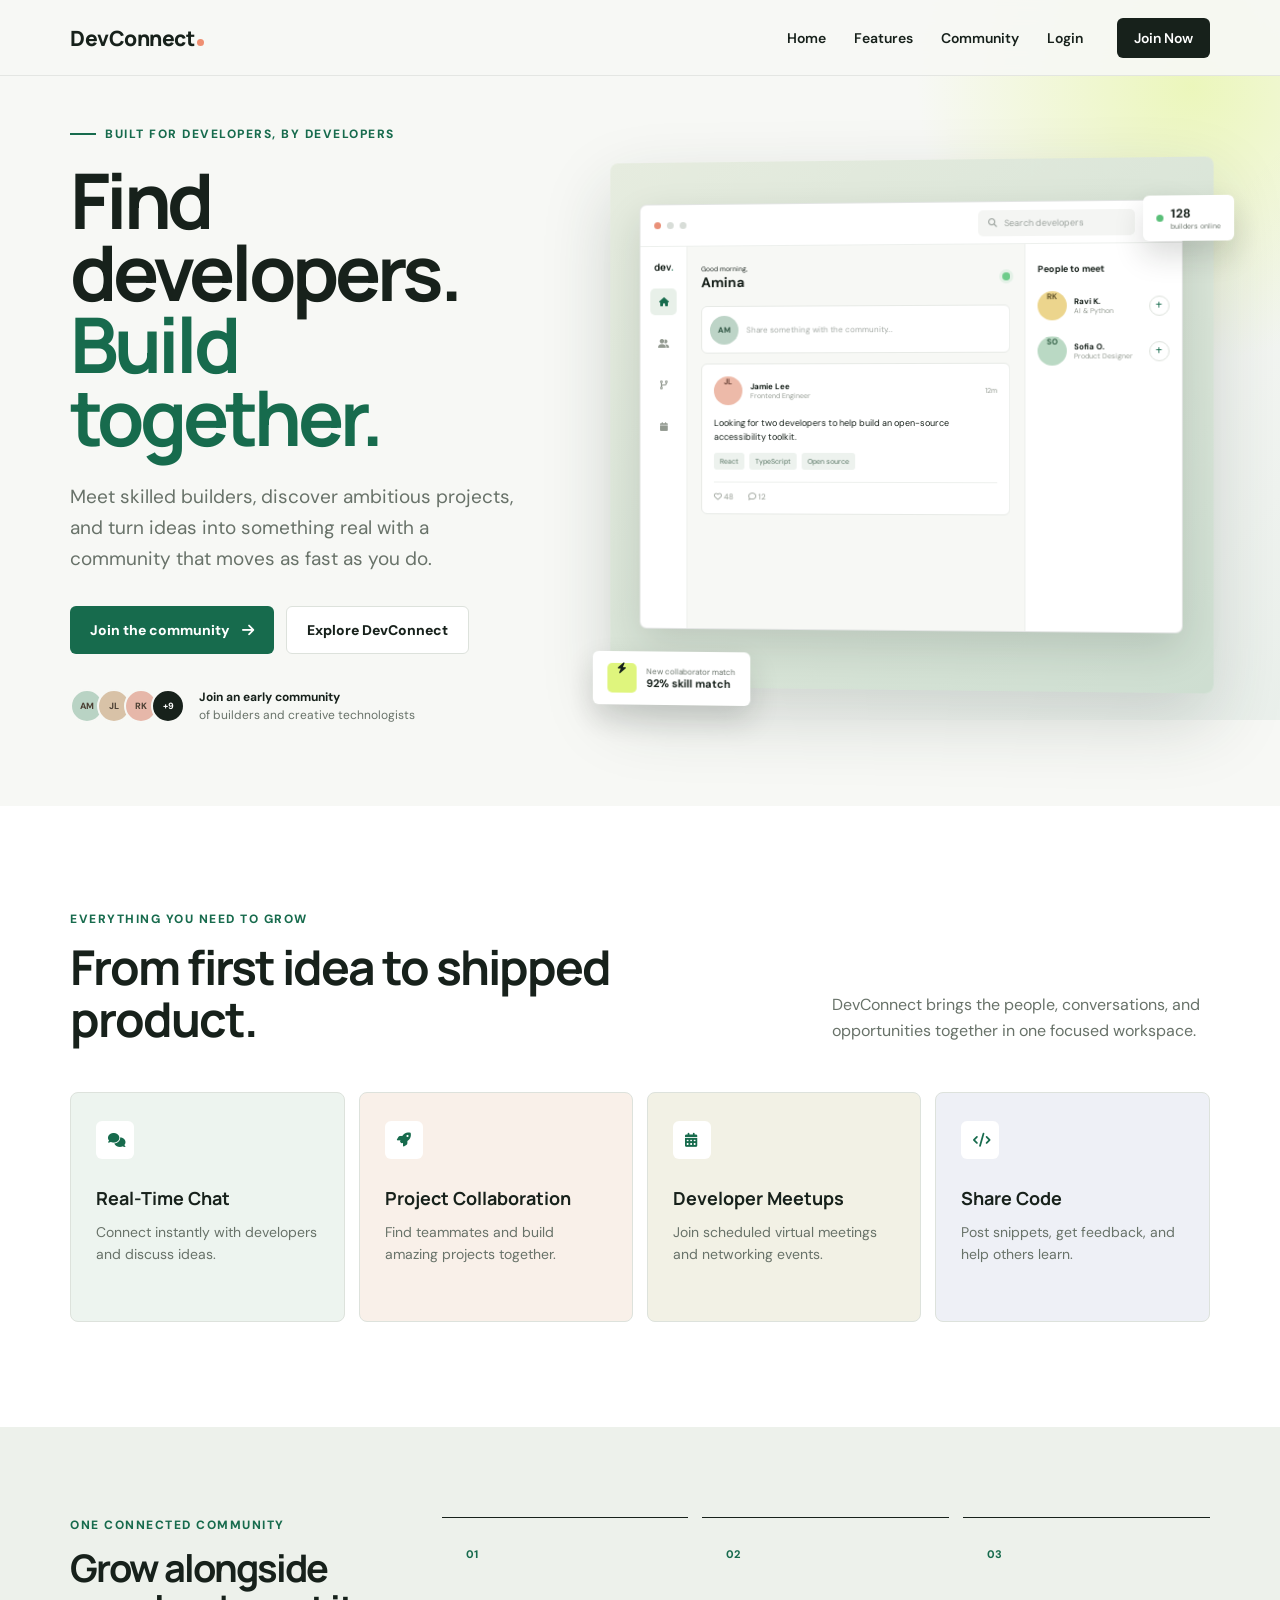
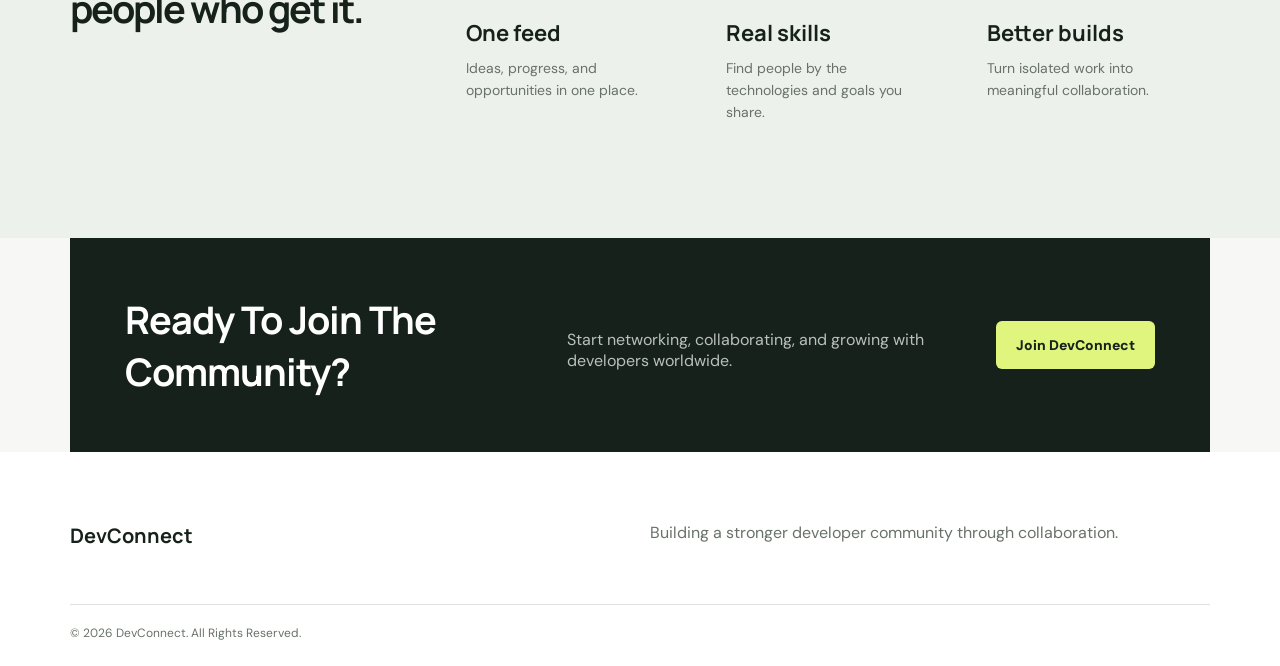
<file: index.html>
<!DOCTYPE html>
<html lang="en">

<head>
    <meta charset="UTF-8">
    <meta name="viewport" content="width=device-width, initial-scale=1.0">
    <meta name="description" content="DevConnect helps developers find collaborators, share ideas, and build meaningful projects together.">
    <title>DevConnect - Build with developers</title>
    <link rel="preconnect" href="https://fonts.googleapis.com">
    <link rel="preconnect" href="https://fonts.gstatic.com" crossorigin>
    <link href="https://fonts.googleapis.com/css2?family=DM+Sans:wght@400;500;600;700&family=Manrope:wght@600;700;800&display=swap" rel="stylesheet">
    <link rel="stylesheet" href="style.css">
    <link rel="stylesheet" href="https://cdnjs.cloudflare.com/ajax/libs/font-awesome/6.5.1/css/all.min.css">
</head>

<body>

    <!-- Navbar -->
    <nav>
        <div class="logo">DevConnect</div>

        <button id="mobileNavToggle" class="mobile-nav-toggle" aria-label="Open navigation menu">Menu</button>

        <div class="nav-links">
            <ul>
                <li><a href="#">Home</a></li>
                <li><a href="#features">Features</a></li>
                <li><a href="#community">Community</a></li>
                <li><a href="login.html">Login</a></li>
            </ul>

            <a href="register.html" class="nav-btn">Join Now</a>
        </div>

        <div class="mobile-menu" id="mobileMenu">
            <ul>
                <li><a href="#">Home</a></li>
                <li><a href="#features">Features</a></li>
                <li><a href="#community">Community</a></li>
                <li><a href="login.html">Login</a></li>
            </ul>
            <a href="register.html" class="nav-btn mobile-join">Join Now</a>
        </div>
    </nav>

    <!-- Hero Section -->
    <section class="hero">
        <div class="hero-text">
            <div class="eyebrow"><span></span> Built for developers, by developers</div>
            <h1>Find developers.<br><em>Build together.</em></h1>
            <p class="hero-copy">Meet skilled builders, discover ambitious projects, and turn ideas into something real with a community that moves as fast as you do.</p>
            <div class="hero-buttons">
                <a href="register.html" class="primary-btn">Join the community <i class="fa-solid fa-arrow-right"></i></a>
                <a href="#features" class="secondary-btn">Explore DevConnect</a>
            </div>
            <div class="hero-proof">
                <div class="avatar-stack" aria-hidden="true">
                    <span>AM</span><span>JL</span><span>RK</span><span>+9</span>
                </div>
                <p><strong>Join an early community</strong><br>of builders and creative technologists</p>
            </div>
        </div>

        <div class="hero-product" aria-label="DevConnect community preview">
            <div class="product-window">
                <div class="window-bar"><span></span><span></span><span></span><div class="window-search"><i class="fa-solid fa-magnifying-glass"></i> Search developers</div></div>
                <div class="product-body">
                    <aside class="product-sidebar">
                        <strong class="mini-logo">dev<span>.</span></strong>
                        <div class="side-item active"><i class="fa-solid fa-house"></i></div>
                        <div class="side-item"><i class="fa-solid fa-user-group"></i></div>
                        <div class="side-item"><i class="fa-solid fa-code-branch"></i></div>
                        <div class="side-item"><i class="fa-solid fa-calendar"></i></div>
                    </aside>
                    <div class="product-feed">
                        <div class="feed-heading"><div><small>Good morning,</small><strong>Amina</strong></div><span class="status-dot"></span></div>
                        <div class="composer"><div class="mini-avatar">AM</div><span>Share something with the community...</span></div>
                        <div class="feed-post">
                            <div class="post-author"><div class="mini-avatar coral">JL</div><div><strong>Jamie Lee</strong><small>Frontend Engineer</small></div><span>12m</span></div>
                            <p>Looking for two developers to help build an open-source accessibility toolkit.</p>
                            <div class="post-tags"><span>React</span><span>TypeScript</span><span>Open source</span></div>
                            <div class="post-actions"><span><i class="fa-regular fa-heart"></i> 48</span><span><i class="fa-regular fa-comment"></i> 12</span></div>
                        </div>
                    </div>
                    <aside class="product-people">
                        <strong>People to meet</strong>
                        <div class="person"><div class="mini-avatar yellow">RK</div><div><strong>Ravi K.</strong><small>AI & Python</small></div><button><i class="fa-solid fa-plus"></i></button></div>
                        <div class="person"><div class="mini-avatar green">SO</div><div><strong>Sofia O.</strong><small>Product Designer</small></div><button><i class="fa-solid fa-plus"></i></button></div>
                    </aside>
                </div>
            </div>
            <div class="match-card"><div class="match-icon"><i class="fa-solid fa-bolt"></i></div><div><small>New collaborator match</small><strong>92% skill match</strong></div></div>
            <div class="online-card"><span></span><strong>128</strong><small>builders online</small></div>
        </div>
    </section>

    <!-- Features -->
    <section id="features" class="features">

        <div class="section-heading">
            <div><span class="section-label">Everything you need to grow</span><h2>From first idea to shipped product.</h2></div>
            <p>DevConnect brings the people, conversations, and opportunities together in one focused workspace.</p>
        </div>

        <div class="feature-grid">

            <div class="card">
                <h3><i class="fa-solid fa-comments"></i> Real-Time Chat</h3>
                <p>
                    Connect instantly with developers and discuss ideas.
                </p>
            </div>

            <div class="card">
                <h3><i class="fa-solid fa-rocket"></i> Project Collaboration</h3>
                <p>
                    Find teammates and build amazing projects together.
                </p>
            </div>

            <div class="card">
                <h3><i class="fa-solid fa-calendar-days"></i> Developer Meetups</h3>
                <p>
                    Join scheduled virtual meetings and networking events.
                </p>
            </div>

            <div class="card">
                <h3><i class="fa-solid fa-code"></i> Share Code</h3>
                <p>
                    Post snippets, get feedback, and help others learn.
                </p>
            </div>

        </div>

    </section>

    <!-- Stats -->
    <section id="community" class="stats">
        <div class="stats-intro"><span class="section-label">One connected community</span><h2>Grow alongside people who get it.</h2></div>
        <div class="stat-card"><span>01</span><h3>One feed</h3><p>Ideas, progress, and opportunities in one place.</p></div>
        <div class="stat-card"><span>02</span><h3>Real skills</h3><p>Find people by the technologies and goals you share.</p></div>
        <div class="stat-card"><span>03</span><h3>Better builds</h3><p>Turn isolated work into meaningful collaboration.</p></div>
    </section>

    <!-- CTA -->
    <section class="cta">

        <h2>Ready To Join The Community?</h2>

        <p>
            Start networking, collaborating, and growing with developers worldwide.
        </p>

        <a href="register.html" class="primary-btn">
            Join DevConnect
        </a>

    </section>

    <!-- Footer -->
    <footer>

        <h3>DevConnect</h3>

        <p>
            Building a stronger developer community through collaboration.
        </p>

        <p class="copyright">
            © 2026 DevConnect. All Rights Reserved.
        </p>

    </footer>
<script src="script.js"></script>
</body>

</html>
</file>
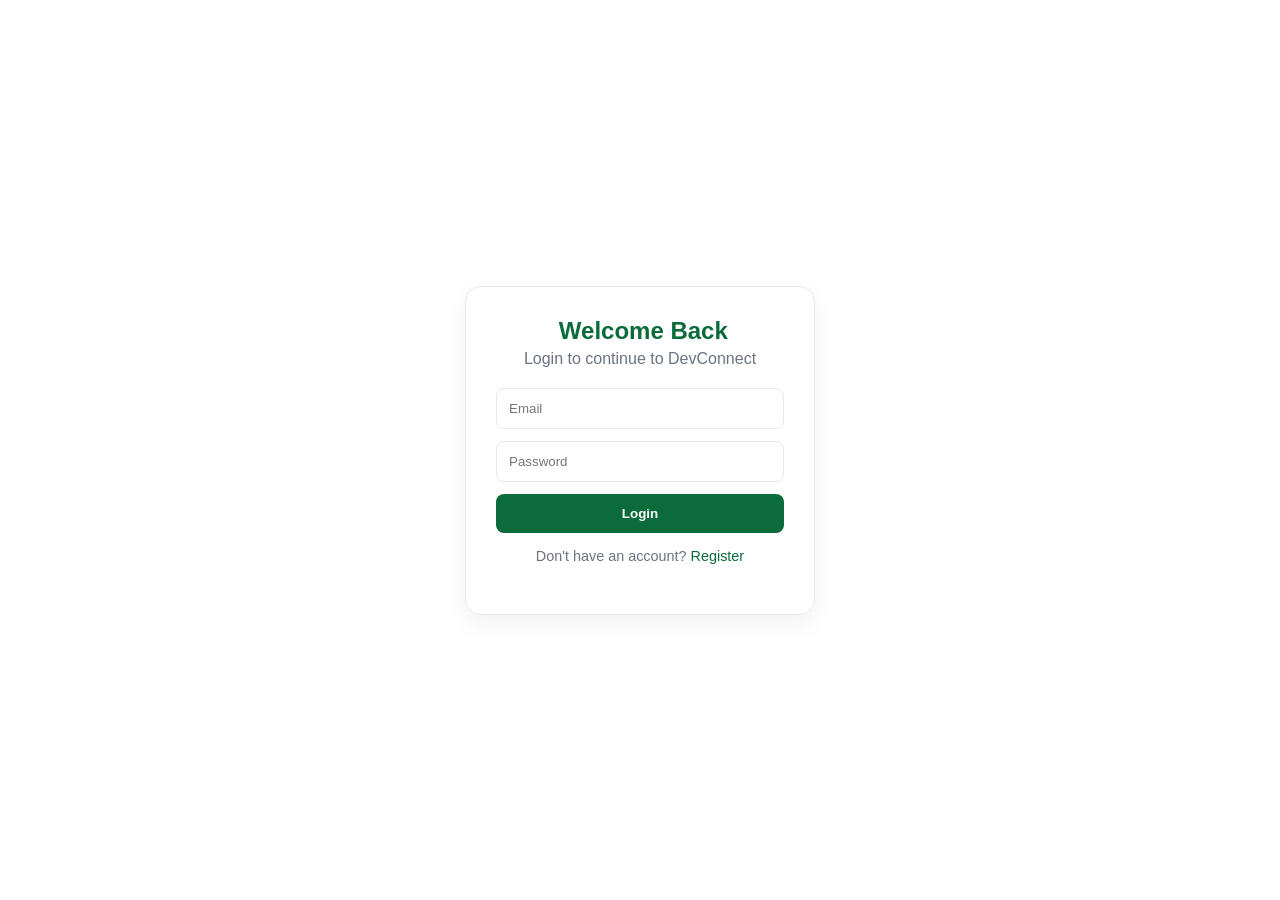
<file: dashboard.html>
<!DOCTYPE html>
<html lang="en">

<head>
    <meta charset="UTF-8">
    <meta name="viewport" content="width=device-width, initial-scale=1.0">
    <title>DevConnect - Dashboard</title>
    <link rel="preconnect" href="https://fonts.googleapis.com">
    <link rel="preconnect" href="https://fonts.gstatic.com" crossorigin>
    <link href="https://fonts.googleapis.com/css2?family=DM+Sans:wght@400;500;600;700&family=Manrope:wght@600;700;800&display=swap" rel="stylesheet">
    <link rel="stylesheet" href="dashboard.css">
    <link rel="stylesheet" href="https://cdnjs.cloudflare.com/ajax/libs/font-awesome/6.5.1/css/all.min.css">
</head>

<body>

    <!-- TOP NAV -->
    <nav>
        <a href="index.html" class="logo">DevConnect</a>

        <button id="mobileMenuToggle" class="mobile-menu-toggle" aria-label="Open mobile menu">
            <i class="fa-solid fa-bars"></i>
        </button>

        <div class="search">
            <input type="text" placeholder="Search developers, posts...">
        </div>

        <div class="user">
            <span id="username"><i class="fa-solid fa-hand-wave"></i> <span id="usernameName">Hi</span></span>
            <button type="button" onclick="logout()" class="logout-btn">Logout</button>
        </div>

        <div class="mobile-menu" id="mobileMenu">
            <div class="mobile-menu-search">
                <input type="text" placeholder="Search developers, posts...">
            </div>
            <button class="menu-link" onclick="window.location.href='dashboard.html'">Feed</button>
            <button class="menu-link" onclick="window.location.href='profile.html'">Profile</button>
            <button class="menu-link" onclick="alert('Messages coming soon!')">Messages</button>
            <button class="menu-link" onclick="alert('Groups coming soon!')">Groups</button>
            <button class="menu-link" onclick="alert('Meetups coming soon!')">Meetups</button>
            <button class="menu-link" onclick="alert('Settings coming soon!')">Settings</button>
            <button class="menu-link logout-link" onclick="logout()">Logout</button>
        </div>
    </nav>

    <!-- MAIN LAYOUT -->
    <div class="container">

        <!-- SIDEBAR -->
        <aside class="sidebar">
            <div class="sidebar-label">Workspace</div>
            <ul>
                <li class="active"><i class="fa-solid fa-house"></i> Feed</li>
                <li onclick="window.location.href='profile.html'"><i class="fa-solid fa-user"></i> Profile</li>
                <li><i class="fa-solid fa-comment-dots"></i> Messages <span class="badge">3</span></li>
                <li><i class="fa-solid fa-handshake-angle"></i> Collaborations</li>
                <li><i class="fa-solid fa-calendar-days"></i> Meetups</li>
            </ul>
            <div class="sidebar-label secondary-label">Discover</div>
            <ul>
                <li><i class="fa-solid fa-code"></i> Projects</li>
                <li><i class="fa-solid fa-users"></i> Communities</li>
            </ul>
        </aside>

        <!-- FEED -->
        <main class="feed">

    <!-- CREATE POST -->
    <div class="post-box">
        <div class="post-author-avatar">DC</div>
        <div class="composer-field">
            <textarea id="postInput" aria-label="Create a post" placeholder="Share an idea, update, or opportunity..."></textarea>
            <div class="composer-actions">
                <div class="composer-tools"><span><i class="fa-solid fa-image"></i> Media</span><span><i class="fa-solid fa-code"></i> Code</span></div>
                <button onclick="addPost()">Publish post <i class="fa-solid fa-arrow-right"></i></button>
            </div>
        </div>

    <!-- POSTS DISPLAY AREA (MUST BE HERE) -->
    <div id="postsContainer"></div>

    <!-- SAMPLE POSTS (optional - remove later) -->
    <div class="post">
        <h4>Alex Dev</h4>
        <p>Just finished building my React portfolio <i class="fa-solid fa-rocket"></i></p>
        <div class="actions">
            <span><i class="fa-regular fa-thumbs-up"></i> Like</span>
            <span><i class="fa-regular fa-comment"></i> Comment</span>
            <span><i class="fa-regular fa-bookmark"></i> Save</span>
        </div>
    </div>

</main>

        <!-- RIGHT PANEL -->
        <aside class="right">

            <div class="box people-box">
                <div class="box-heading"><h3>People to know</h3><button>See all</button></div>
                <div class="suggested-person"><div class="person-avatar green-avatar">JD</div><div><strong>John Doe</strong><small>Frontend · React</small></div><button aria-label="Connect with John Doe"><i class="fa-solid fa-plus"></i></button></div>
                <div class="suggested-person"><div class="person-avatar coral-avatar">JS</div><div><strong>Jane Smith</strong><small>Backend · Python</small></div><button aria-label="Connect with Jane Smith"><i class="fa-solid fa-plus"></i></button></div>
                <div class="suggested-person"><div class="person-avatar gold-avatar">MJ</div><div><strong>Mike Johnson</strong><small>AI · ML</small></div><button aria-label="Connect with Mike Johnson"><i class="fa-solid fa-plus"></i></button></div>
            </div>

            <div class="box opportunities-box">
                <span class="box-label">Open opportunity</span>
                <h3>Build open-source together</h3>
                <p>6 developers are looking for a React collaborator.</p>
                <button>View projects <i class="fa-solid fa-arrow-right"></i></button>
            </div>

            <div class="box community-box">
                <h3>Trending communities</h3>
                <p><i class="fa-solid fa-hashtag"></i> frontend-builders</p>
                <p><i class="fa-solid fa-hashtag"></i> ai-for-good</p>
                <p><i class="fa-solid fa-hashtag"></i> open-source</p>
            </div>

        </aside>

    </div>

</body>
<script src="dashboard.js"></script>

</html>
</file>
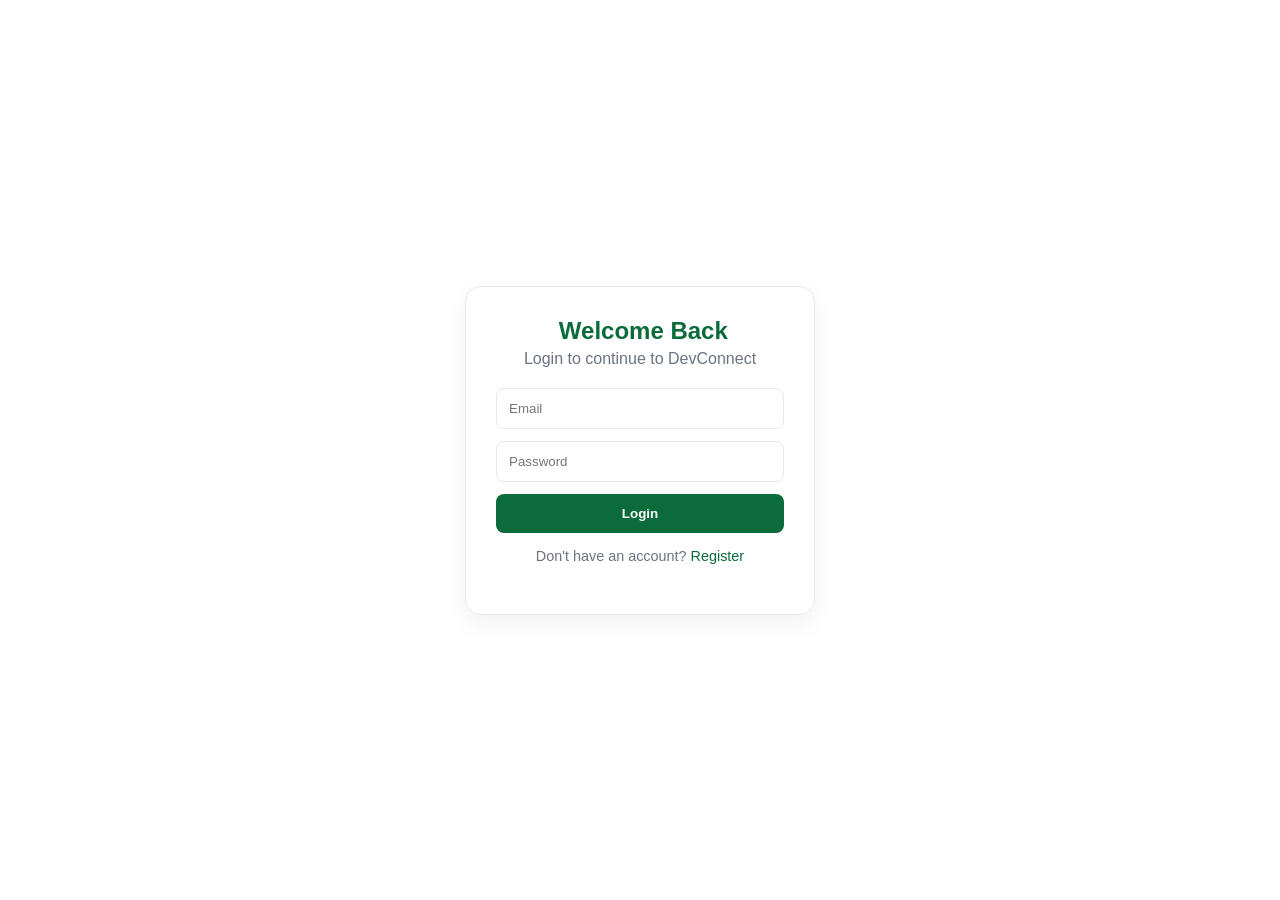
<file: login.html>
<!DOCTYPE html>
<html lang="en">
<head>
    <meta charset="UTF-8">
    <meta name="viewport" content="width=device-width, initial-scale=1.0">
    <title>DevConnect - Login</title>
    <link rel="stylesheet" href="auth.css">
    <link rel="stylesheet" href="https://cdnjs.cloudflare.com/ajax/libs/font-awesome/6.5.1/css/all.min.css">
</head>
<body>

<div class="container">

    <div class="box">

        <h2><i class="fa-solid fa-hand-wave"></i> Welcome Back</h2>
        <p>Login to continue to DevConnect</p>

        <input type="email" id="loginEmail" placeholder="Email">
        <input type="password" id="loginPassword" placeholder="Password">

        <button type="button" onclick="loginUser()">Login</button>

        <p class="switch">
            Don't have an account?
            <a href="register.html">Register</a>
        </p>

    </div>

</div>

<script src="auth.js"></script>
</body>
</html>
</file>
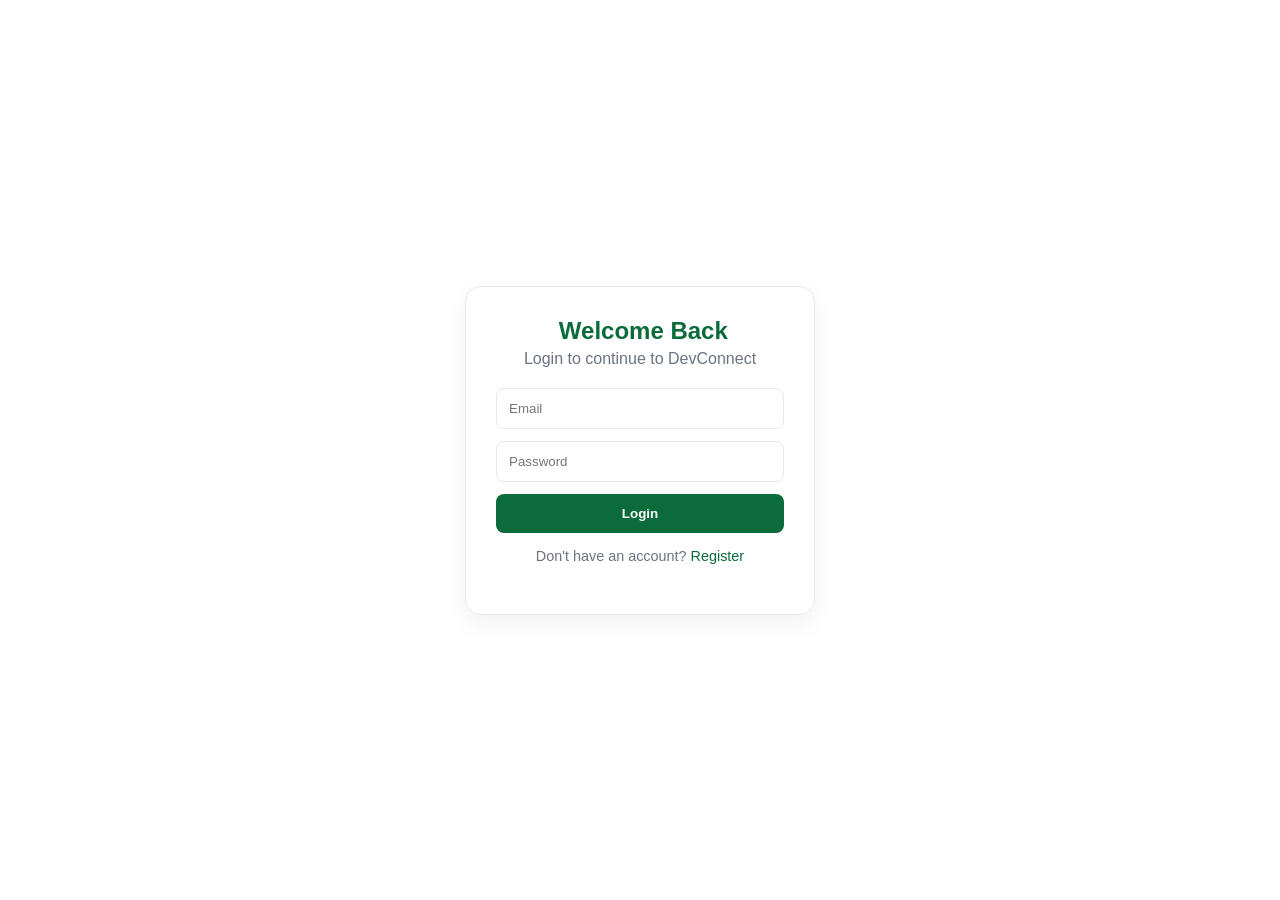
<file: profile.html>
<!DOCTYPE html>
<html lang="en">

<head>
    <meta charset="UTF-8">
    <meta name="viewport" content="width=device-width, initial-scale=1.0">
    <title>DevConnect - Profile</title>
    <link rel="preconnect" href="https://fonts.googleapis.com">
    <link rel="preconnect" href="https://fonts.gstatic.com" crossorigin>
    <link href="https://fonts.googleapis.com/css2?family=DM+Sans:wght@400;500;600;700&family=Manrope:wght@600;700;800&display=swap" rel="stylesheet">
    <link rel="stylesheet" href="profile.css">
    <link rel="stylesheet" href="https://cdnjs.cloudflare.com/ajax/libs/font-awesome/6.5.1/css/all.min.css">
</head>

<body>

    <nav>
        <a href="index.html" class="logo">DevConnect</a>
        <div class="nav-right">
            <button onclick="goBack()"><i class="fa-solid fa-arrow-left"></i> Back</button>
            <button onclick="logout()" class="logout">Logout</button>
        </div>
    </nav>

    <main class="profile-layout">
        <section class="profile-main">
            <div class="profile-card">
                <div class="profile-cover"><span class="cover-code">const future = build();</span></div>
                <div class="profile-card-body">
                    <div class="avatar-row">
                        <div class="avatar" id="avatar"><i class="fa-solid fa-user"></i></div>
                        <button class="edit-profile-btn" onclick="toggleEdit()"><i class="fa-solid fa-pen"></i> Edit profile</button>
                    </div>

                    <div class="profile-intro">
                        <div>
                            <div class="profile-name-row"><h1 id="name">User</h1><i class="fa-solid fa-circle-check verified" title="Verified developer"></i></div>
                            <p class="profile-role">Developer <span></span> Available for collaborations</p>
                        </div>
                    </div>

                    <p id="bio" class="profile-bio">No bio yet</p>
                    <p id="email" class="profile-email"></p>

                    <div class="profile-meta">
                        <span><i class="fa-solid fa-location-dot"></i> Remote</span>
                        <span><i class="fa-solid fa-calendar-days"></i> Joined 2026</span>
                        <span><i class="fa-solid fa-link"></i> devconnect.com</span>
                    </div>
                </div>
            </div>

            <div id="editBox" class="edit-box" style="display:none;">
                <div class="edit-heading"><div><span>Profile settings</span><h2>Update your developer profile</h2></div><button type="button" onclick="toggleEdit()" aria-label="Close editor"><i class="fa-solid fa-xmark"></i></button></div>
                <div class="edit-grid">
                    <div class="image-editor">
                        <label class="file-label" for="editImage">Profile image</label>
                        <img id="imagePreview" class="image-preview" alt="Profile preview" style="display:none;">
                        <input type="file" id="editImage" accept="image/*">
                        <label class="delete-image-label"><input type="checkbox" id="deleteImage"> Delete current picture</label>
                    </div>
                    <div class="profile-fields">
                        <label for="editName">Name</label>
                        <input type="text" id="editName" placeholder="Your name">
                        <label for="editBio">Bio</label>
                        <textarea id="editBio" placeholder="Tell the community about your work and interests"></textarea>
                    </div>
                </div>
                <button class="save-profile-btn" onclick="saveProfile()">Save changes</button>
            </div>

            <section class="profile-section">
                <div class="section-heading"><div><span>01</span><h2>Featured projects</h2></div><button>View all</button></div>
                <div class="project-grid">
                    <article class="project-card"><div class="project-preview coral-preview"><i class="fa-solid fa-code"></i></div><div class="project-info"><span class="project-status">In progress</span><h3>Developer toolkit</h3><p>A focused workspace for sharing code and collaborating on ideas.</p><div class="project-stack"><span>JavaScript</span><span>CSS</span></div></div></article>
                    <article class="project-card"><div class="project-preview green-preview"><i class="fa-solid fa-layer-group"></i></div><div class="project-info"><span class="project-status">Open source</span><h3>Community builder</h3><p>Tools that help developers discover teams and build together.</p><div class="project-stack"><span>HTML</span><span>Local storage</span></div></div></article>
                </div>
            </section>

            <!-- USER POSTS -->
            <section class="profile-section activity-section">
                <div class="section-heading"><div><span>02</span><h2>Recent activity</h2></div></div>
                <div id="myPosts"></div>
            </section>
        </section>

        <aside class="profile-sidebar">
            <section class="side-panel availability-panel"><span class="panel-label">Availability</span><div class="availability"><i></i><div><strong>Open to collaborate</strong><small>Projects and product teams</small></div></div></section>
            <section class="side-panel"><div class="panel-heading"><h2>Skills</h2><button>Edit</button></div><div class="skill-list"><span>JavaScript</span><span>HTML</span><span>CSS</span><span>React</span><span>Git</span><span>UI Design</span></div></section>
            <section class="side-panel"><div class="profile-counts"><div><strong id="connectionsCount">24</strong><span>Connections</span></div><div><strong id="projectsCount">2</strong><span>Projects</span></div></div></section>
            <section class="side-panel"><h2>Links</h2><a href="#"><i class="fa-brands fa-github"></i><span>github.com</span><i class="fa-solid fa-arrow-up-right-from-square"></i></a><a href="#"><i class="fa-solid fa-globe"></i><span>Portfolio</span><i class="fa-solid fa-arrow-up-right-from-square"></i></a></section>
        </aside>
    </main>

    <script src="profile.js"></script>
</body>

</html>
</file>
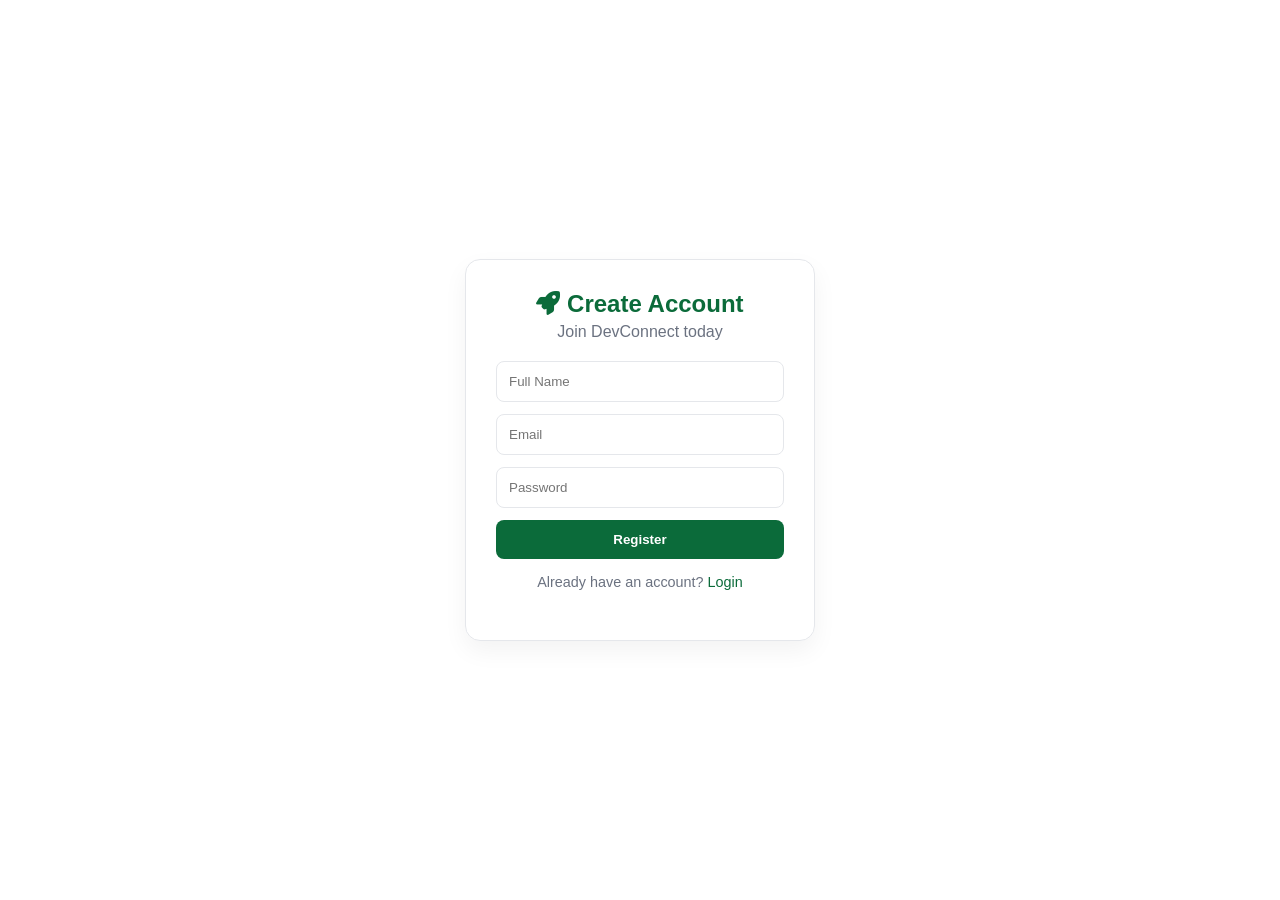
<file: register.html>
<!DOCTYPE html>
<html lang="en">
<head>
    <meta charset="UTF-8">
    <meta name="viewport" content="width=device-width, initial-scale=1.0">
    <title>DevConnect - Register</title>
    <link rel="stylesheet" href="auth.css">
    <link rel="stylesheet" href="https://cdnjs.cloudflare.com/ajax/libs/font-awesome/6.5.1/css/all.min.css">
</head>
<body>

<div class="container">

    <div class="box">

        <h2><i class="fa-solid fa-rocket"></i> Create Account</h2>
        <p>Join DevConnect today</p>

        <input type="text" id="name" placeholder="Full Name">
        <input type="email" id="email" placeholder="Email">
        <input type="password" id="password" placeholder="Password">

        <button type="button" onclick="registerUser()">Register</button>

        <p class="switch">
            Already have an account?
            <a href="login.html">Login</a>
        </p>

    </div>

</div>

</body>
<script src="auth.js"></script>
</html>
</file>
<file: style.css>
:root{--bg:#f7f8f5;--paper:#fff;--ink:#17211b;--muted:#687269;--green:#176b4d;--green-dark:#11553c;--lime:#dff57d;--coral:#f3a58f;--line:#dde2dc;--soft:#edf1eb;}
*{box-sizing:border-box;margin:0;padding:0}
html{scroll-behavior:smooth}
body{min-height:100vh;overflow-x:hidden;background:var(--bg);color:var(--ink);font-family:"DM Sans",sans-serif}
body::before{content:"";position:absolute;z-index:-1;top:0;right:0;width:46vw;height:720px;background:radial-gradient(circle at 85% 12%,rgba(223,245,125,.48),transparent 34%),linear-gradient(135deg,transparent 55%,rgba(23,107,77,.06));pointer-events:none}
a{color:inherit;text-decoration:none}
button,input,textarea{font:inherit}
nav{position:fixed;z-index:1000;top:0;left:0;width:100%;height:76px;display:flex;align-items:center;justify-content:space-between;padding:0 5.5%;background:rgba(247,248,245,.92);border-bottom:1px solid rgba(23,33,27,.08);backdrop-filter:blur(14px)}
.logo{font-family:"Manrope",sans-serif;font-size:21px;font-weight:800;letter-spacing:-.5px}.logo::after{content:"";display:inline-block;width:7px;height:7px;margin-left:3px;border-radius:50%;background:#ef8f72}
.nav-links{display:flex;align-items:center;gap:34px}.nav-links ul{display:flex;gap:28px;list-style:none}.nav-links a{font-size:14px;font-weight:600}.nav-links a:hover{color:var(--green)}
.nav-btn{padding:11px 17px;border-radius:6px;background:var(--ink);color:white}.nav-btn:hover{background:var(--green);color:white!important;transform:none}.mobile-nav-toggle{display:none}
.mobile-menu{display:none}
.hero{min-height:760px;display:grid;grid-template-columns:minmax(420px,.86fr) minmax(520px,1.14fr);align-items:center;gap:7%;padding:126px 5.5% 82px}
.hero-text{max-width:590px}.eyebrow,.section-label{display:flex;align-items:center;gap:9px;color:var(--green);font-size:12px;font-weight:800;text-transform:uppercase;letter-spacing:1.5px}.eyebrow span{width:26px;height:2px;background:var(--green)}
.hero h1{margin-top:22px;font-family:"Manrope",sans-serif;font-size:clamp(58px,6vw,92px);line-height:.94;letter-spacing:-4px}.hero h1 em{color:var(--green);font-style:normal}.hero-copy{max-width:570px;margin-top:28px;color:var(--muted);font-size:19px;line-height:1.65}.hero-buttons{display:flex;align-items:center;gap:12px;margin-top:31px}.primary-btn,.secondary-btn{height:48px;display:inline-flex;align-items:center;justify-content:center;gap:12px;padding:0 20px;border-radius:6px;font-size:14px;font-weight:800}.primary-btn{background:var(--green);color:white}.primary-btn:hover{background:var(--green-dark);transform:translateY(-2px)}.secondary-btn{border:1px solid var(--line);background:white}.secondary-btn:hover{border-color:var(--ink)}.hero-proof{display:flex;align-items:center;gap:14px;margin-top:34px}.avatar-stack{display:flex}.avatar-stack span{width:34px;height:34px;display:grid;place-items:center;margin-left:-7px;border:2px solid var(--bg);border-radius:50%;background:#d8c2a7;color:#4c4034;font-size:9px;font-weight:800}.avatar-stack span:first-child{margin-left:0;background:#b9d3c4}.avatar-stack span:nth-child(3){background:#e6b7a9}.avatar-stack span:last-child{background:var(--ink);color:white}.hero-proof p{color:var(--muted);font-size:12px;line-height:1.5}.hero-proof strong{color:var(--ink)}
.hero-product{position:relative;width:100%;aspect-ratio:1.14;background:linear-gradient(145deg,#e6ecdf,#ceded1);border-radius:8px;box-shadow:0 28px 70px rgba(35,56,44,.18);transform:perspective(1200px) rotateY(-3deg)}.product-window{position:absolute;inset:8% 5% 11%;overflow:hidden;border:1px solid rgba(23,33,27,.12);border-radius:7px;background:white;box-shadow:0 16px 40px rgba(23,33,27,.14)}.window-bar{height:42px;display:flex;align-items:center;gap:6px;padding:0 14px;border-bottom:1px solid #edf0ed}.window-bar>span{width:7px;height:7px;border-radius:50%;background:#d8ddd8}.window-bar>span:first-child{background:#e99078}.window-search{width:155px;margin-left:auto;margin-right:32px;padding:7px 10px;border-radius:5px;background:#f4f5f3;color:#9aa19c;font-size:9px}.window-search i{margin-right:5px}.product-body{height:calc(100% - 42px);display:grid;grid-template-columns:48px 1fr 155px}.product-sidebar{display:flex;flex-direction:column;align-items:center;gap:15px;border-right:1px solid #edf0ed;padding-top:13px}.mini-logo{font-family:"Manrope",sans-serif;font-size:10px}.mini-logo span{color:var(--green)}.side-item{width:27px;height:27px;display:grid;place-items:center;border-radius:5px;color:#929990;font-size:9px}.side-item.active{background:#e8f0e9;color:var(--green)}.product-feed{padding:18px 14px;background:#f7f8f5}.feed-heading{display:flex;justify-content:space-between;align-items:center;margin-bottom:15px}.feed-heading div{display:flex;flex-direction:column;font-size:8px}.feed-heading strong{font-size:14px}.status-dot{width:8px;height:8px;border-radius:50%;background:#6dcc8a;box-shadow:0 0 0 3px #e4f1e7}.composer,.feed-post{border:1px solid #e7eae6;border-radius:6px;background:white}.composer{height:48px;display:flex;align-items:center;gap:8px;padding:8px;color:#a3a9a4;font-size:8px}.mini-avatar{width:29px;height:29px;display:grid;place-items:center;border-radius:50%;background:#bdd4c7;color:#315745;font-size:8px;font-weight:800}.coral{background:#edbaa9;color:#70483c}.yellow{background:#ecd58d;color:#66582e}.green{background:#bad9c4;color:#356248}.feed-post{margin-top:10px;padding:12px}.post-author{display:grid;grid-template-columns:29px 1fr auto;align-items:center;gap:8px}.post-author div{display:flex;flex-direction:column}.post-author strong{font-size:8px}.post-author small{color:#929990;font-size:7px}.post-author>span{font-size:7px;color:#929990}.feed-post p{margin:12px 0 8px;font-size:9px;line-height:1.55}.post-tags{display:flex;gap:5px}.post-tags span{padding:4px 6px;border-radius:3px;background:#edf2ee;color:#52705e;font-size:7px}.post-actions{display:flex;gap:15px;margin-top:12px;padding-top:9px;border-top:1px solid #edf0ed;color:#929990;font-size:8px}.product-people{padding:18px 12px;border-left:1px solid #edf0ed;font-size:10px}.product-people>strong{font-size:9px}.person{display:grid;grid-template-columns:29px 1fr 20px;align-items:center;gap:7px;margin-top:16px}.person div{display:flex;flex-direction:column}.person strong{font-size:8px}.person small{color:#929990;font-size:7px}.person button{width:20px;height:20px;border:1px solid #dde2dc;border-radius:50%;background:white;color:var(--green);font-size:7px}.match-card,.online-card{position:absolute;z-index:2;display:flex;align-items:center;border-radius:6px;background:white;box-shadow:0 14px 30px rgba(23,33,27,.16)}.match-card{left:-18px;bottom:-18px;gap:10px;padding:12px 15px}.match-icon{width:30px;height:30px;display:grid;place-items:center;border-radius:5px;background:var(--lime);font-size:11px}.match-card div{display:flex;flex-direction:column}.match-card small{font-size:8px;color:var(--muted)}.match-card strong{font-size:11px}.online-card{right:-20px;top:38px;display:grid;grid-template-columns:auto auto;column-gap:7px;padding:10px 13px}.online-card>span{grid-row:1/3;width:7px;height:7px;align-self:center;border-radius:50%;background:#59bf78}.online-card strong{font-size:12px}.online-card small{font-size:7px;color:var(--muted)}
.features{padding:105px 5.5%;background:white}.section-heading{display:grid;grid-template-columns:1.3fr .7fr;align-items:end;gap:60px;margin-bottom:48px}.section-heading h2,.stats-intro h2{max-width:650px;margin-top:14px;font-family:"Manrope",sans-serif;font-size:48px;line-height:1.08;letter-spacing:-2px}.section-heading>p{max-width:430px;color:var(--muted);font-size:16px;line-height:1.65}.feature-grid{display:grid;grid-template-columns:repeat(4,1fr);gap:14px}.card{min-height:230px;padding:25px;border:1px solid var(--line);border-radius:8px;background:#fff}.card:nth-child(1){background:#edf4ef}.card:nth-child(2){background:#f9f0e9}.card:nth-child(3){background:#f2f1e5}.card:nth-child(4){background:#eef0f6}.card h3{margin-top:55px;font-family:"Manrope",sans-serif;font-size:18px}.card h3 i{display:block;width:38px;height:38px;margin-bottom:-25px;padding:12px;border-radius:6px;background:white;color:var(--green);font-size:14px;transform:translateY(-52px)}.card p{margin-top:12px;color:var(--muted);font-size:14px;line-height:1.55}.card:hover{transform:translateY(-5px);box-shadow:0 18px 35px rgba(23,33,27,.08)}
.stats{display:grid;grid-template-columns:1.45fr repeat(3,1fr);gap:14px;padding:90px 5.5%;background:var(--soft)}.stats-intro{padding-right:50px}.stats-intro h2{font-size:38px}.stat-card{min-height:210px;padding:24px;border-top:1px solid var(--ink)}.stat-card>span{color:var(--green);font-size:11px;font-weight:800}.stat-card h3{margin-top:55px;font-family:"Manrope",sans-serif;font-size:22px}.stat-card p{margin-top:10px;color:var(--muted);font-size:14px;line-height:1.55}.cta{display:flex;align-items:center;justify-content:space-between;gap:40px;margin:0 5.5%;padding:55px;background:var(--ink);color:white}.cta h2{font-family:"Manrope",sans-serif;font-size:38px;letter-spacing:-1px}.cta p{max-width:420px;margin-top:10px;color:#b9c1ba}.cta .primary-btn{flex:none;background:var(--lime);color:var(--ink)}footer{display:grid;grid-template-columns:1fr 1fr;gap:20px;padding:70px 5.5% 25px;background:white}footer h3{font-family:"Manrope",sans-serif;font-size:20px}footer>p{color:var(--muted)}footer .copyright{grid-column:1/-1;margin-top:35px;padding-top:20px;border-top:1px solid var(--line);font-size:12px}
@media(max-width:1100px){.hero{grid-template-columns:1fr 1fr;gap:4%}.hero h1{font-size:62px}.product-body{grid-template-columns:42px 1fr 120px}.feature-grid{grid-template-columns:repeat(2,1fr)}.stats{grid-template-columns:repeat(3,1fr)}.stats-intro{grid-column:1/-1}.stats-intro h2{max-width:500px}}
@media(max-width:900px){nav{height:auto;min-height:70px;padding:14px 5%}.nav-links{display:none}.mobile-nav-toggle{display:block;border:0;border-radius:5px;background:var(--ink);color:white;padding:9px 13px}.mobile-menu{position:absolute;top:62px;right:5%;width:min(280px,90vw);display:none;padding:10px;border:1px solid var(--line);border-radius:7px;background:white;box-shadow:0 16px 40px rgba(23,33,27,.14)}.mobile-menu.show{display:flex}.mobile-menu ul{display:flex;flex-direction:column;gap:5px;list-style:none}.mobile-menu a{display:block;padding:10px 12px;font-weight:700}.hero{grid-template-columns:1fr;padding-top:115px}.hero-text{text-align:center;margin:0 auto}.eyebrow,.hero-buttons,.hero-proof{justify-content:center}.hero-copy{margin-inline:auto}.hero-product{max-width:680px;margin:10px auto 0}.section-heading{grid-template-columns:1fr}.section-heading>p{max-width:600px}.cta{flex-direction:column;text-align:center}.stats{grid-template-columns:1fr 1fr}.stats-intro{grid-column:1/-1}}
@media(max-width:600px){.hero{padding:105px 20px 55px}.hero h1{font-size:48px;letter-spacing:-2.5px}.hero-copy{font-size:17px}.hero-buttons{flex-direction:column}.primary-btn,.secondary-btn{width:100%}.hero-product{aspect-ratio:.95;transform:none}.product-window{inset:7% 4% 10%}.product-body{grid-template-columns:38px 1fr}.product-people{display:none}.window-search{width:120px;margin-right:5px}.match-card{left:-5px}.online-card{right:-5px}.features,.stats{padding:70px 20px}.section-heading h2{font-size:38px}.feature-grid{grid-template-columns:1fr}.stats{grid-template-columns:1fr}.stats-intro{grid-column:auto}.stat-card{min-height:170px}.stat-card h3{margin-top:30px}.cta{margin:0;padding:45px 20px}.cta h2{font-size:32px}footer{grid-template-columns:1fr;padding-inline:20px}.hero-proof{align-items:flex-start;text-align:left}}
</file>
<file: dashboard.css>
:root{--bg:#f4f6f2;--paper:#fff;--ink:#17211b;--muted:#707a72;--green:#176b4d;--lime:#dff57d;--line:#dde2dc;--coral:#e9a991}*{box-sizing:border-box;margin:0;padding:0}body{background:var(--bg);color:var(--ink);font-family:"DM Sans",sans-serif}.logo{color:var(--ink);font-family:"Manrope",sans-serif;font-size:20px;font-weight:800;text-decoration:none}.logo::after{content:"";display:inline-block;width:6px;height:6px;margin-left:3px;border-radius:50%;background:#ef8f72}nav{position:sticky;z-index:1000;top:0;height:68px;display:grid;grid-template-columns:220px minmax(220px,560px) 220px;align-items:center;justify-content:space-between;padding:0 3.5%;border-bottom:1px solid var(--line);background:rgba(255,255,255,.96);backdrop-filter:blur(12px)}.search input{width:100%;height:38px;padding:0 16px;border:1px solid transparent;border-radius:6px;background:#f1f3ef;outline:none}.search input:focus{border-color:#aab8ad;background:white}.user{display:flex;justify-content:flex-end;align-items:center;gap:12px;font-size:13px}.logout-btn{padding:8px 12px;border:0;border-radius:5px;background:var(--ink);color:white;cursor:pointer}.mobile-menu-toggle{display:none;border:0;background:none;color:var(--ink);font-size:18px}.mobile-menu{display:none}.container{max-width:1420px;display:grid;grid-template-columns:210px minmax(0,660px) 275px;justify-content:center;gap:22px;margin:0 auto;padding:24px 28px}.sidebar{position:sticky;top:92px;height:fit-content}.sidebar-label{margin:0 10px 8px;color:#929b94;font-size:10px;font-weight:800;text-transform:uppercase;letter-spacing:1.1px}.secondary-label{margin-top:24px}.sidebar ul{list-style:none}.sidebar li{height:42px;display:flex;align-items:center;gap:12px;margin:2px 0;padding:0 11px;border-radius:6px;color:#596159;font-size:13px;font-weight:600;cursor:pointer}.sidebar li i{width:18px;color:#7e877f;text-align:center}.sidebar li:hover,.sidebar li.active{background:white;color:var(--ink);box-shadow:0 2px 12px rgba(23,33,27,.05)}.sidebar li.active i{color:var(--green)}.badge{min-width:18px;margin-left:auto;padding:2px 5px;border-radius:10px;background:#f4d1c4;color:#9a5742;font-size:9px;text-align:center}.feed{min-width:0;display:flex;flex-direction:column;gap:14px}.post-box{display:grid;grid-template-columns:40px 1fr;gap:12px;padding:14px;border:1px solid var(--line);border-radius:7px;background:white}.post-author-avatar{width:40px;height:40px;display:grid;place-items:center;border-radius:50%;background:#bfd6c7;color:#315f49;font-size:11px;font-weight:800}.composer-field textarea{width:100%;height:66px;padding:9px 8px;border:0;resize:none;outline:none;color:var(--ink)}.composer-field textarea::placeholder{color:#9da59f}.composer-actions{display:flex;align-items:center;justify-content:space-between;border-top:1px solid #edf0ed;padding-top:10px}.composer-tools{display:flex;gap:15px;color:#818981;font-size:11px;font-weight:700}.composer-tools span{cursor:pointer}.composer-tools i{color:var(--green);margin-right:5px}.composer-actions button{height:34px;padding:0 13px;border:0;border-radius:5px;background:var(--green);color:white;font-size:11px;font-weight:800;cursor:pointer}.composer-actions button:hover{background:#11553c}.post{padding:18px;border:1px solid var(--line);border-radius:7px;background:white}.post:hover{box-shadow:0 10px 30px rgba(23,33,27,.05)}.post h4{font-family:"Manrope",sans-serif;font-size:14px}.post h4::before{content:"DC";width:38px;height:38px;display:inline-grid;place-items:center;margin-right:9px;border-radius:50%;background:#e3ecdf;color:#315f49;font-family:"DM Sans",sans-serif;font-size:9px;vertical-align:middle}.post p{margin:12px 0 14px;line-height:1.55;font-size:14px}.actions{display:flex;gap:18px;padding-top:12px;border-top:1px solid #edf0ed;color:#747d76;font-size:12px}.actions span{cursor:pointer}.actions span:hover{color:var(--green)}.comment-box{margin-top:12px}.comment-box input{height:34px;padding:0 10px;border:1px solid var(--line);border-radius:5px;outline:none}.comment-box button,.comments button{border:0;border-radius:5px;background:#edf1ed;color:var(--ink);padding:7px 10px;font-size:11px;cursor:pointer}.comments{margin-top:10px}.right{display:flex;flex-direction:column;gap:14px}.box{padding:16px;border:1px solid var(--line);border-radius:7px;background:white}.box h3{font-family:"Manrope",sans-serif;font-size:14px}.box-heading{display:flex;justify-content:space-between;align-items:center;margin-bottom:12px}.box-heading button{border:0;background:none;color:var(--green);font-size:10px;font-weight:800}.suggested-person{display:grid;grid-template-columns:36px 1fr 25px;align-items:center;gap:9px;margin-top:12px}.person-avatar{width:36px;height:36px;display:grid;place-items:center;border-radius:50%;font-size:9px;font-weight:800}.green-avatar{background:#bdd4c7;color:#315f49}.coral-avatar{background:#efbdad;color:#70483c}.gold-avatar{background:#ead99f;color:#66582e}.suggested-person div{display:flex;flex-direction:column}.suggested-person strong{font-size:12px}.suggested-person small{color:var(--muted);font-size:9px}.suggested-person>button{width:25px;height:25px;border:1px solid var(--line);border-radius:50%;background:white;color:var(--green);cursor:pointer}.opportunities-box{background:var(--ink);color:white}.box-label{color:var(--lime);font-size:9px;font-weight:800;text-transform:uppercase;letter-spacing:1px}.opportunities-box h3{margin-top:18px;font-size:18px;line-height:1.2}.opportunities-box p{margin-top:8px;color:#bbc2bd;font-size:12px;line-height:1.5}.opportunities-box button{margin-top:18px;border:0;background:none;color:var(--lime);font-size:11px;font-weight:800}.community-box p{margin-top:12px;color:#596159;font-size:12px}.community-box i{color:var(--green);margin-right:8px}@media(max-width:1100px){nav{grid-template-columns:180px minmax(220px,450px) 180px}.container{grid-template-columns:190px minmax(0,620px)}.right{display:none}}@media(max-width:800px){nav{height:62px;grid-template-columns:1fr auto;padding:0 4%}.search,.user{display:none}.mobile-menu-toggle{display:block}.mobile-menu{position:absolute;top:62px;right:4%;width:220px;padding:10px;border:1px solid var(--line);border-radius:7px;background:white;box-shadow:0 18px 35px rgba(23,33,27,.14)}.mobile-menu.show{display:flex}.mobile-menu .menu-link{width:100%;padding:10px;border:0;border-radius:5px;background:none;text-align:left;font-weight:700}.mobile-menu-search{padding:5px 5px 10px}.mobile-menu-search input{width:100%;height:36px;padding:0 10px;border:1px solid var(--line);border-radius:5px}.container{grid-template-columns:1fr;padding:16px 4%}.sidebar{display:none}.composer-tools{display:none}}@media(max-width:500px){.container{padding-inline:12px}.post-box{grid-template-columns:34px 1fr;padding:12px}.post-author-avatar{width:34px;height:34px}.composer-actions button{width:100%}.actions{flex-wrap:wrap}.post h4::before{display:none}}
</file>
<file: auth.css>
:root{
    --primary:#0B6B3A;
    --accent:#16A34A;
    --bg:#FFFFFF;
    --text:#111827;
    --muted:#6B7280;
    --border:#E5E7EB;
}

*{
    margin:0;
    padding:0;
    box-sizing:border-box;
    font-family:Arial;
}

body{
    background:var(--bg);
    display:flex;
    justify-content:center;
    align-items:center;
    min-height:100vh;
    padding:20px 0;
}

.container{
    width:100%;
    display:flex;
    justify-content:center;
    padding:0 10px;
}

.box{
    width:350px;
    max-width:100%;
    padding:30px;
    border:1px solid var(--border);
    border-radius:15px;
    box-shadow:0 10px 25px rgba(0,0,0,0.05);
    text-align:center;
}

@media (max-width: 480px){
    body{
        padding:30px 10px 40px;
    }

    .box{
        padding:25px;
    }
}


h2{
    color:var(--primary);
}

p{
    color:var(--muted);
    margin-bottom:20px;
}

input{
    width:100%;
    padding:12px;
    margin-bottom:12px;
    border:1px solid var(--border);
    border-radius:8px;
    outline:none;
}

button{
    width:100%;
    padding:12px;
    background:var(--primary);
    color:white;
    border:none;
    border-radius:8px;
    cursor:pointer;
    font-weight:bold;
}

button:hover{
    background:var(--accent);
}

.switch{
    margin-top:15px;
    font-size:0.9rem;
}

.switch a{
    color:var(--primary);
    text-decoration:none;
}

.box h2{
    margin-bottom:5px;
}

.box input:focus{
    border-color: var(--primary);
    outline:none;
}
</file>
<file: profile.css>
:root{--bg:#f4f6f2;--paper:#fff;--ink:#17211b;--muted:#707a72;--green:#176b4d;--lime:#dff57d;--line:#dde2dc;--coral:#efb09d}*{box-sizing:border-box;margin:0;padding:0}body{min-height:100vh;background:var(--bg);color:var(--ink);font-family:"DM Sans",sans-serif}button,input,textarea{font:inherit}nav{height:68px;display:flex;align-items:center;justify-content:space-between;padding:0 4.5%;border-bottom:1px solid var(--line);background:white}.logo{color:var(--ink);font-family:"Manrope",sans-serif;font-size:20px;font-weight:800;text-decoration:none}.logo::after{content:"";display:inline-block;width:6px;height:6px;margin-left:3px;border-radius:50%;background:#ef8f72}.nav-right{display:flex;gap:8px}.nav-right button{height:34px;padding:0 12px;border:1px solid var(--line);border-radius:5px;background:white;color:var(--ink);font-size:12px;font-weight:700;cursor:pointer}.nav-right .logout{border-color:var(--ink);background:var(--ink);color:white}.profile-layout{max-width:1180px;display:grid;grid-template-columns:minmax(0,820px) 280px;gap:22px;margin:0 auto;padding:24px 18px 60px}.profile-main{min-width:0}.profile-card,.edit-box,.side-panel{border:1px solid var(--line);border-radius:7px;background:white}.profile-cover{height:170px;position:relative;overflow:hidden;background-color:#cddfcf;background-image:linear-gradient(120deg,rgba(23,107,77,.12),rgba(223,245,125,.48)),radial-gradient(circle at 75% 40%,rgba(255,255,255,.75) 0 2px,transparent 3px);background-size:auto,18px 18px}.profile-cover::after{content:"";position:absolute;right:7%;bottom:-45px;width:190px;height:190px;border:1px solid rgba(23,33,27,.16);border-radius:50%;box-shadow:0 0 0 28px rgba(255,255,255,.12),0 0 0 56px rgba(255,255,255,.08)}.cover-code{position:absolute;left:7%;top:34px;color:rgba(23,33,27,.48);font-family:monospace;font-size:11px}.profile-card-body{padding:0 28px 24px}.avatar-row{height:58px;display:flex;align-items:flex-start;justify-content:flex-end}.avatar{width:118px;height:118px;display:grid;place-items:center;margin-right:auto;margin-top:-62px;border:5px solid white;border-radius:50%;background:#dce8df;background-position:center;background-size:cover;color:#507061;font-size:38px;box-shadow:0 4px 16px rgba(23,33,27,.12)}.edit-profile-btn{height:36px;margin-top:15px;padding:0 13px;border:1px solid var(--line);border-radius:5px;background:white;font-size:12px;font-weight:800;cursor:pointer}.edit-profile-btn:hover{border-color:var(--green);color:var(--green)}.profile-name-row{display:flex;align-items:center;gap:9px}.profile-name-row h1{font-family:"Manrope",sans-serif;font-size:30px;letter-spacing:-1px}.verified{color:var(--green);font-size:17px}.profile-role{margin-top:5px;color:var(--muted);font-size:13px}.profile-role span{width:3px;height:3px;display:inline-block;margin:0 7px 3px;border-radius:50%;background:#8a918b}.profile-bio{max-width:650px;margin-top:18px;font-size:15px;line-height:1.65}.profile-email{margin-top:7px;color:var(--green);font-size:12px;font-weight:700}.profile-meta{display:flex;flex-wrap:wrap;gap:18px;margin-top:19px;color:var(--muted);font-size:12px}.profile-meta i{margin-right:5px;color:#879087}.edit-box{margin-top:14px;padding:20px}.edit-heading{display:flex;justify-content:space-between;align-items:flex-start;margin-bottom:18px}.edit-heading span{color:var(--green);font-size:10px;font-weight:800;text-transform:uppercase;letter-spacing:1px}.edit-heading h2{margin-top:4px;font-family:"Manrope",sans-serif;font-size:19px}.edit-heading>button{width:30px;height:30px;border:1px solid var(--line);border-radius:50%;background:white;cursor:pointer}.edit-grid{display:grid;grid-template-columns:150px 1fr;gap:22px}.image-editor,.profile-fields{display:flex;flex-direction:column;gap:8px}.file-label,.profile-fields label{font-size:11px;font-weight:800}.image-editor input,.profile-fields input,.profile-fields textarea{border:1px solid var(--line);border-radius:5px;background:white}.profile-fields input{height:38px;padding:0 10px}.profile-fields textarea{height:80px;padding:10px;resize:vertical}.image-preview{width:120px;height:120px;object-fit:cover;border-radius:50%;border:2px solid var(--line)}#editImage{max-width:150px;padding:5px 0;font-size:11px}.delete-image-label{display:flex;align-items:center;gap:6px;color:var(--muted);font-size:11px}.save-profile-btn{height:38px;margin-top:18px;padding:0 16px;border:0;border-radius:5px;background:var(--green);color:white;font-size:12px;font-weight:800;cursor:pointer}.profile-section{margin-top:14px;padding-top:18px}.section-heading{display:flex;align-items:center;justify-content:space-between;margin-bottom:12px}.section-heading>div{display:flex;align-items:center;gap:10px}.section-heading span{color:var(--green);font-size:10px;font-weight:800}.section-heading h2{font-family:"Manrope",sans-serif;font-size:18px}.section-heading button{border:0;background:none;color:var(--green);font-size:11px;font-weight:800}.project-grid{display:grid;grid-template-columns:1fr 1fr;gap:14px}.project-card{overflow:hidden;border:1px solid var(--line);border-radius:7px;background:white}.project-preview{height:135px;display:grid;place-items:center;color:rgba(23,33,27,.68);font-size:28px}.coral-preview{background:linear-gradient(135deg,#f6d8ce,#e9aa92)}.green-preview{background:linear-gradient(135deg,#dceadc,#bcd5c3)}.project-info{padding:16px}.project-status{color:var(--green);font-size:9px;font-weight:800;text-transform:uppercase;letter-spacing:.8px}.project-info h3{margin-top:7px;font-family:"Manrope",sans-serif;font-size:16px}.project-info p{margin-top:7px;color:var(--muted);font-size:12px;line-height:1.5}.project-stack{display:flex;gap:6px;margin-top:13px}.project-stack span,.skill-list span{padding:5px 8px;border-radius:4px;background:#eef1ed;color:#596159;font-size:9px;font-weight:700}.activity-section{margin-top:28px}.post{margin-bottom:10px;padding:16px;border:1px solid var(--line);border-radius:7px;background:white}.post h4{font-size:13px}.post p{margin-top:8px;font-size:13px;line-height:1.55}.profile-sidebar{display:flex;flex-direction:column;gap:14px}.side-panel{padding:16px}.panel-label{display:block;color:#8a918c;font-size:9px;font-weight:800;text-transform:uppercase;letter-spacing:1px}.availability{display:flex;gap:9px;margin-top:13px}.availability>i{width:8px;height:8px;margin-top:4px;border-radius:50%;background:#62bd79;box-shadow:0 0 0 3px #e2f0e5}.availability div{display:flex;flex-direction:column}.availability strong{font-size:12px}.availability small{margin-top:3px;color:var(--muted);font-size:10px}.panel-heading{display:flex;justify-content:space-between}.side-panel h2{font-family:"Manrope",sans-serif;font-size:14px}.panel-heading button{border:0;background:none;color:var(--green);font-size:10px;font-weight:800}.skill-list{display:flex;flex-wrap:wrap;gap:6px;margin-top:12px}.profile-counts{display:grid;grid-template-columns:1fr 1fr}.profile-counts div{display:flex;flex-direction:column}.profile-counts div+div{border-left:1px solid var(--line);padding-left:18px}.profile-counts strong{font-family:"Manrope",sans-serif;font-size:22px}.profile-counts span{color:var(--muted);font-size:10px}.side-panel>a{display:grid;grid-template-columns:18px 1fr auto;align-items:center;gap:8px;margin-top:13px;color:#596159;font-size:11px;text-decoration:none}.side-panel>a:last-child i:last-child{font-size:8px;color:#929990}@media(max-width:900px){.profile-layout{grid-template-columns:1fr}.profile-sidebar{display:grid;grid-template-columns:1fr 1fr}.availability-panel,.profile-sidebar .side-panel:last-child{grid-column:1/-1}}@media(max-width:600px){nav{height:auto;min-height:62px;padding:12px 16px}.profile-layout{padding:14px 12px 40px}.profile-cover{height:140px}.profile-card-body{padding:0 16px 20px}.avatar-row{height:52px}.avatar{width:102px;height:102px;margin-top:-54px;font-size:32px}.edit-profile-btn{width:36px;padding:0;font-size:0}.edit-profile-btn i{font-size:12px}.profile-name-row h1{font-size:26px}.profile-meta{gap:10px 14px}.edit-grid{grid-template-columns:1fr}.project-grid{grid-template-columns:1fr}.profile-sidebar{grid-template-columns:1fr}.availability-panel,.profile-sidebar .side-panel:last-child{grid-column:auto}.cover-code{left:16px}.nav-right button:first-child{font-size:0}.nav-right button:first-child i{font-size:12px}.nav-right button{padding:0 10px}}
</file>
